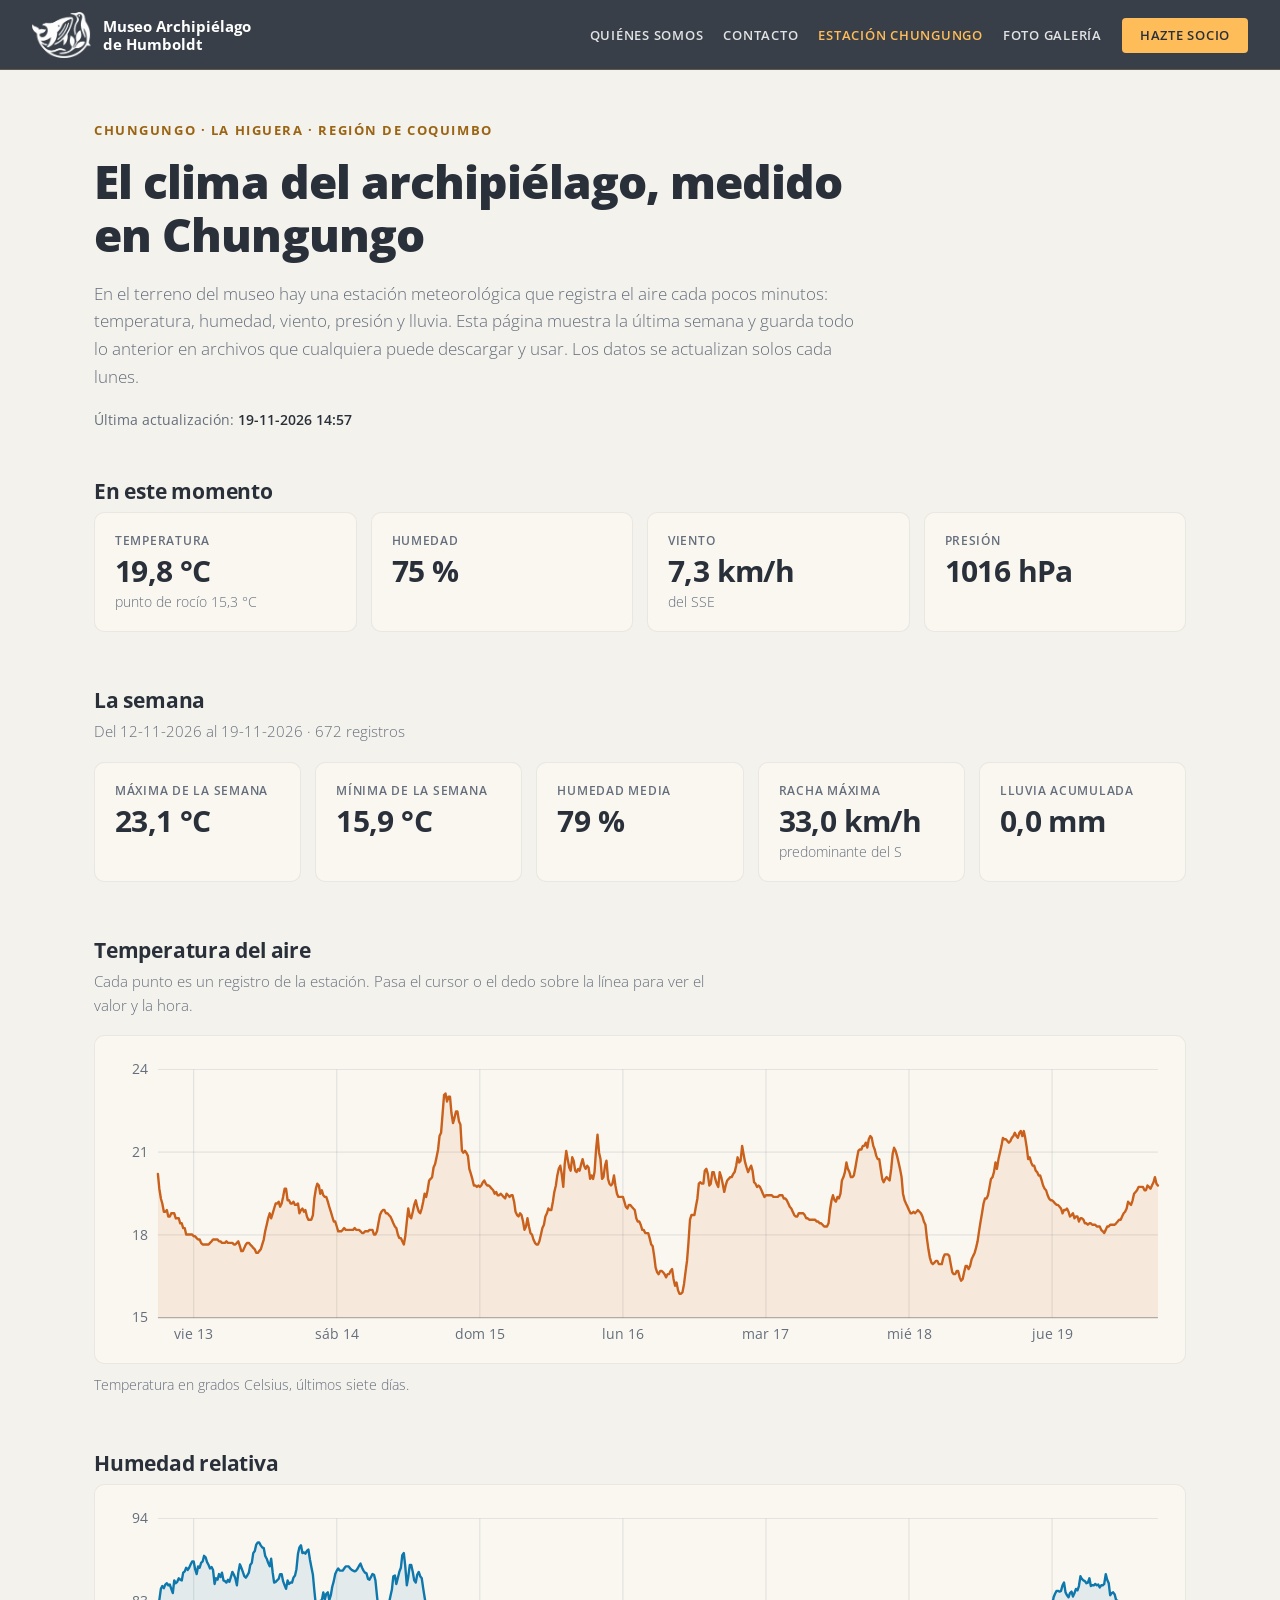
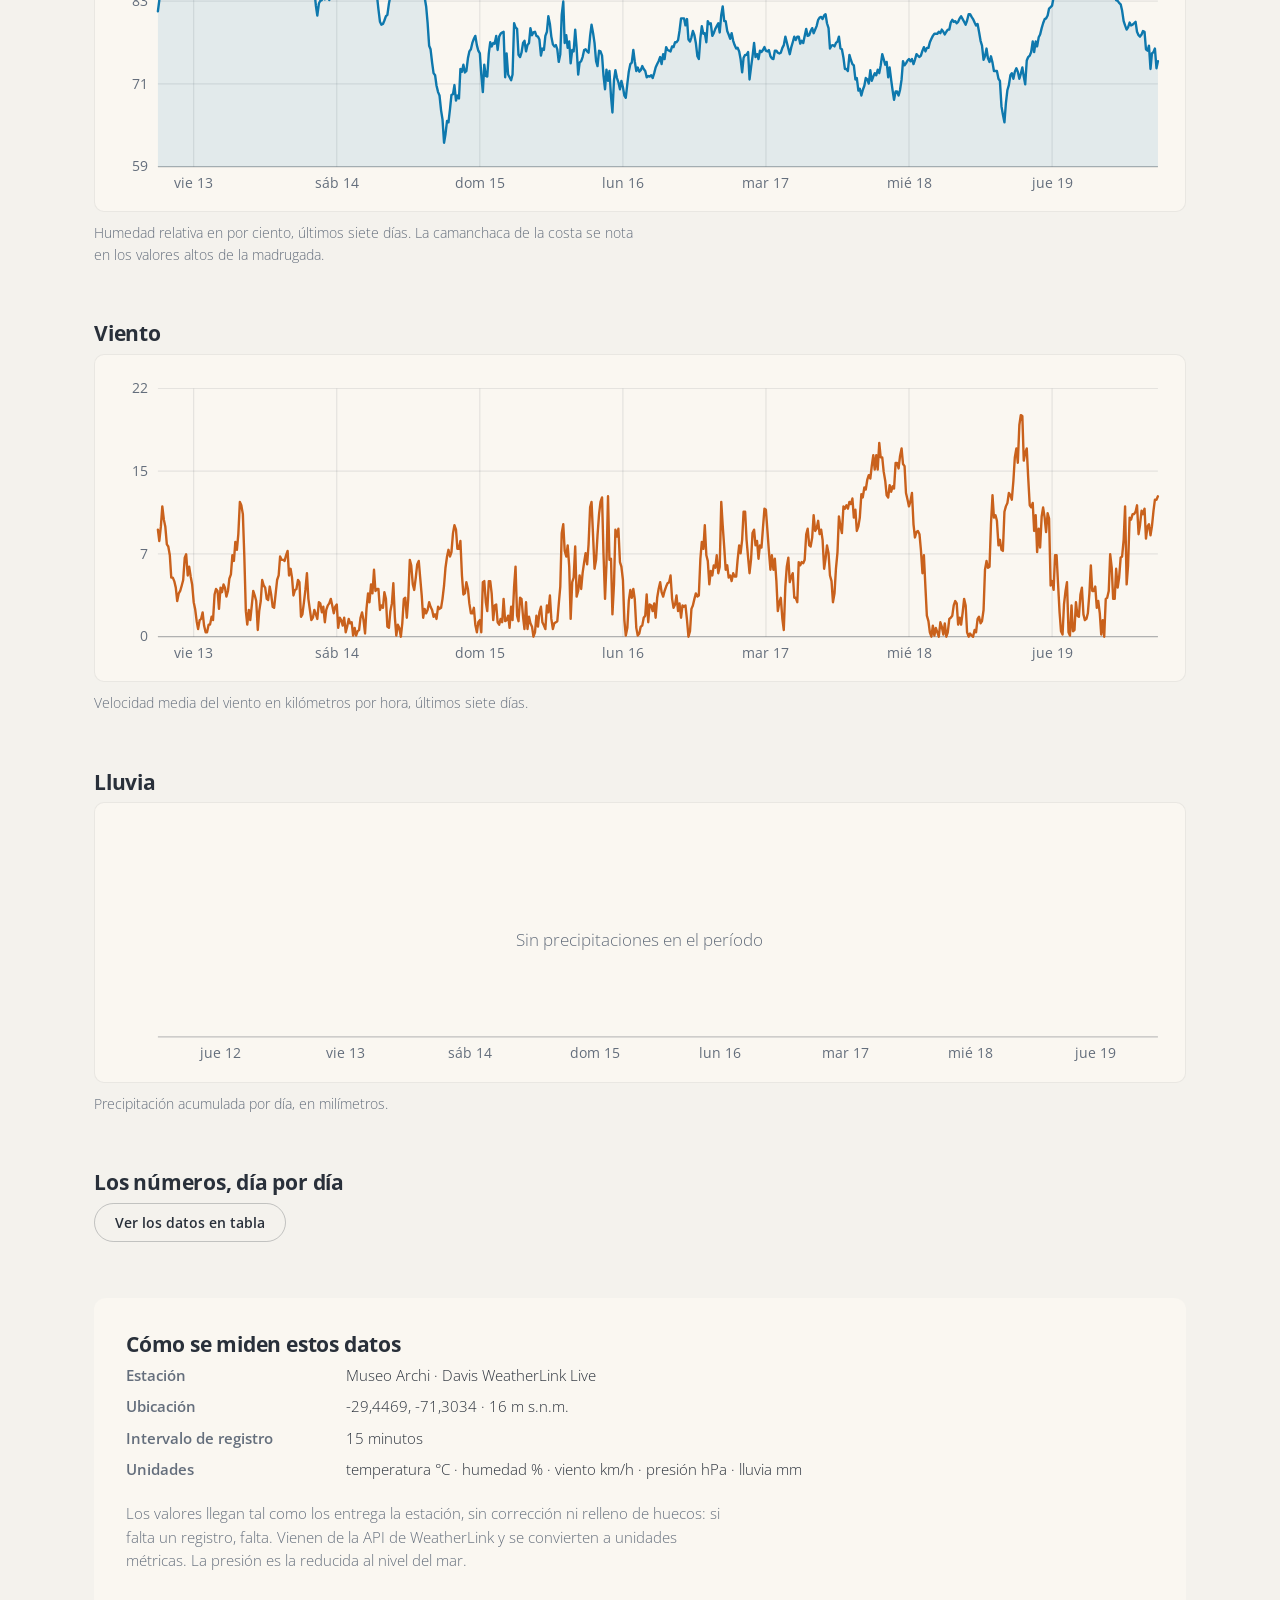
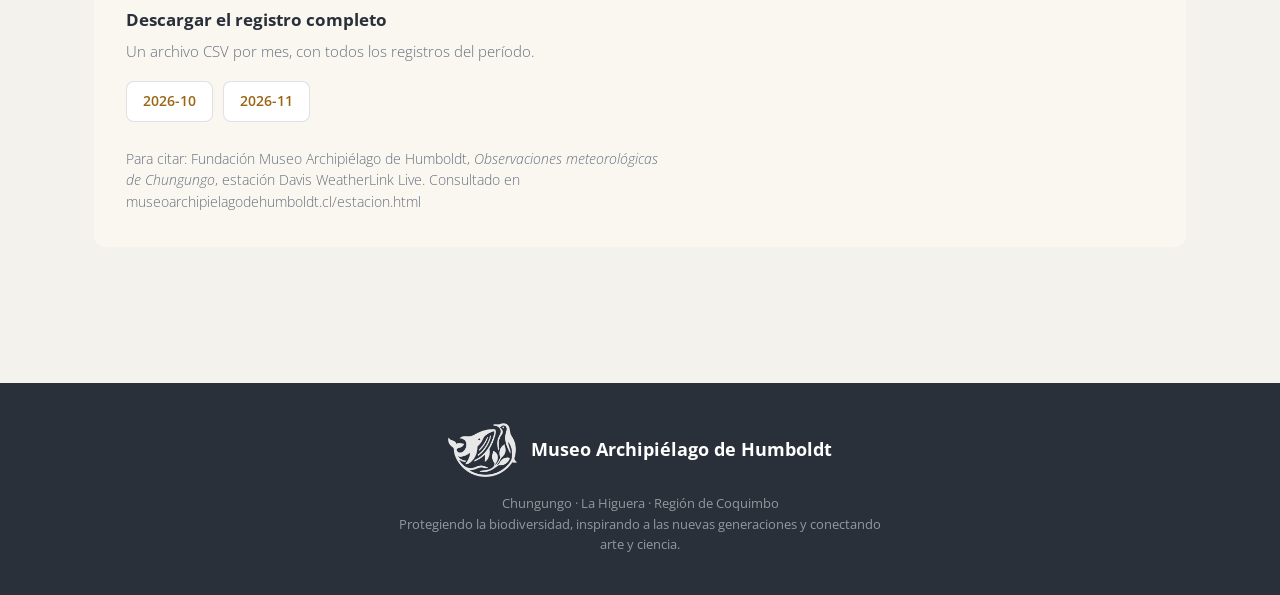
<file: estacion.html>
<!doctype html>
<html lang="es">
<head>
  <meta charset="utf-8" />
  <meta name="viewport" content="width=device-width,initial-scale=1" />
  <title>Estación meteorológica — Museo Archipiélago de Humboldt</title>
  <meta name="theme-color" content="#29303A">
  <link rel="canonical" href="https://museoarchipielagodehumboldt.cl/estacion.html">
  <link rel="preconnect" href="https://fonts.googleapis.com">
  <link rel="preconnect" href="https://fonts.gstatic.com" crossorigin>
  <link href="https://fonts.googleapis.com/css2?family=Open+Sans:ital,wght@0,300;0,400;0,600;0,700;0,800;1,400;1,700&display=swap" rel="stylesheet">
  <link rel="stylesheet" href="css/styles.css">
  <link rel="icon" href="/favicon.ico" sizes="any">
  <link rel="icon" type="image/png" href="/images/logo-favicon.png">
  <meta name="description"
  content="Datos meteorológicos de Chungungo, La Higuera: temperatura, humedad, viento y lluvia medidos por la estación del Museo Archipiélago de Humboldt. Registro abierto y descargable.">

  <!-- Open Graph -->
  <meta property="og:title" content="Estación meteorológica · Museo Archipiélago de Humboldt">
  <meta property="og:description" content="Temperatura, humedad, viento y lluvia en Chungungo, actualizados cada semana. Datos abiertos y descargables.">
  <meta property="og:image" content="https://museoarchipielagodehumboldt.cl/images/costa-oleaje.webp">
  <meta property="og:url" content="https://museoarchipielagodehumboldt.cl/estacion.html">
  <meta property="og:type" content="website">
  <meta property="og:locale" content="es_CL">
  <meta property="og:site_name" content="Museo Archipiélago de Humboldt">

  <!-- Datos estructurados: conjunto de datos -->
  <script type="application/ld+json">
  {
    "@context": "https://schema.org",
    "@type": "Dataset",
    "name": "Observaciones meteorológicas de Chungungo, La Higuera",
    "description": "Serie continua de temperatura, humedad, punto de rocío, viento, presión atmosférica y precipitación registrada por la estación Davis WeatherLink Live del Museo Archipiélago de Humboldt.",
    "url": "https://museoarchipielagodehumboldt.cl/estacion.html",
    "temporalCoverage": "2026-11/..",
    "spatialCoverage": {
      "@type": "Place",
      "name": "Chungungo, La Higuera, Región de Coquimbo, Chile",
      "geo": {
        "@type": "GeoCoordinates",
        "latitude": -29.4509444,
        "longitude": -71.2998889
      }
    },
    "variableMeasured": [
      "temperatura del aire", "humedad relativa", "punto de rocío",
      "velocidad y dirección del viento", "presión atmosférica", "precipitación"
    ],
    "creator": {
      "@type": "Organization",
      "name": "Fundación Museo Archipiélago de Humboldt",
      "url": "https://museoarchipielagodehumboldt.cl/"
    },
    "encodingFormat": "text/csv",
    "isAccessibleForFree": true
  }
  </script>
</head>
<body>

  <!-- NAV -->
  <nav>
    <a href="index.html" class="nav-logo">
      <img src="images/logo-blanco.webp" alt="Logo Museo Archipiélago de Humboldt" width="512" height="402" />
      <span class="nav-brand">Museo Archipiélago<br>de Humboldt</span>
    </a>
    <button class="nav-toggle" aria-label="Abrir menú de navegación" aria-expanded="false" aria-controls="nav-links">
      <span></span><span></span><span></span>
    </button>
    <ul class="nav-links" id="nav-links">
      <li><a href="index.html#quienes-somos">Quiénes somos</a></li>
      <li><a href="index.html#visita">Contacto</a></li>
      <li><a href="estacion.html" aria-current="page" class="es-activo">Estación Chungungo</a></li>
      <li><a href="galeria.html">Foto galería</a></li>
      <li class="nav-donate-item"><a href="https://fundacionmuseo.donando.cl/" target="_blank" rel="noopener noreferrer" class="nav-donate">Hazte socio</a></li>
    </ul>
  </nav>

  <main class="est-main">

    <header class="est-encabezado">
      <p class="est-eyebrow">Chungungo · La Higuera · Región de Coquimbo</p>
      <h1>El clima del archipiélago, medido en Chungungo</h1>
      <p class="est-intro">
        En el terreno del museo hay una estación meteorológica que registra el aire
        cada pocos minutos: temperatura, humedad, viento, presión y lluvia. Esta
        página muestra la última semana y guarda todo lo anterior en archivos que
        cualquiera puede descargar y usar. Los datos se actualizan solos cada lunes.
      </p>
      <p class="est-sello">Última actualización: <strong id="est-actualizado">—</strong></p>
    </header>

    <p id="est-aviso" class="est-aviso" hidden></p>

    <!-- AHORA -->
    <section class="est-bloque">
      <h2>En este momento</h2>
      <div class="est-tarjetas" id="est-ahora"></div>
    </section>

    <!-- SEMANA -->
    <section class="est-bloque">
      <h2>La semana</h2>
      <p class="est-periodo" id="est-periodo"></p>
      <div class="est-tarjetas" id="est-semana"></div>
    </section>

    <!-- GRÁFICOS -->
    <section class="est-bloque">
      <h2>Temperatura del aire</h2>
      <p class="est-ayuda">Cada punto es un registro de la estación. Pasa el cursor o el dedo sobre la línea para ver el valor y la hora.</p>
      <figure class="est-figura"><div class="est-grafico" id="est-g-temp"></div>
        <figcaption>Temperatura en grados Celsius, últimos siete días.</figcaption></figure>
    </section>

    <section class="est-bloque">
      <h2>Humedad relativa</h2>
      <figure class="est-figura"><div class="est-grafico" id="est-g-hum"></div>
        <figcaption>Humedad relativa en por ciento, últimos siete días. La camanchaca de la costa se nota en los valores altos de la madrugada.</figcaption></figure>
    </section>

    <section class="est-bloque">
      <h2>Viento</h2>
      <figure class="est-figura"><div class="est-grafico" id="est-g-viento"></div>
        <figcaption>Velocidad media del viento en kilómetros por hora, últimos siete días.</figcaption></figure>
    </section>

    <section class="est-bloque">
      <h2>Lluvia</h2>
      <figure class="est-figura"><div class="est-grafico" id="est-g-lluvia"></div>
        <figcaption>Precipitación acumulada por día, en milímetros.</figcaption></figure>
    </section>

    <!-- TABLA -->
    <section class="est-bloque">
      <h2>Los números, día por día</h2>
      <button type="button" id="est-ver-tabla" class="est-boton" aria-expanded="false"
              aria-controls="est-tabla-envoltura">Ver los datos en tabla</button>
      <div id="est-tabla-envoltura" class="est-tabla-envoltura" hidden>
        <table class="est-tabla">
          <caption>Resumen diario de la última semana</caption>
          <thead>
            <tr>
              <th scope="col">Fecha</th>
              <th scope="col">Mín. (°C)</th>
              <th scope="col">Máx. (°C)</th>
              <th scope="col">Media (°C)</th>
              <th scope="col">Humedad (%)</th>
              <th scope="col">Viento máx. (km/h)</th>
              <th scope="col">Lluvia (mm)</th>
            </tr>
          </thead>
          <tbody id="est-tabla-cuerpo"></tbody>
        </table>
      </div>
    </section>

    <!-- FICHA Y DESCARGAS -->
    <section class="est-bloque est-bloque--ficha">
      <h2>Cómo se miden estos datos</h2>
      <div class="est-ficha" id="est-ficha"></div>
      <p class="est-ayuda">
        Los valores llegan tal como los entrega la estación, sin corrección ni
        relleno de huecos: si falta un registro, falta. Vienen de la API de
        WeatherLink y se convierten a unidades métricas. La presión es la
        reducida al nivel del mar.
      </p>

      <h3 class="est-sub">Descargar el registro completo</h3>
      <p class="est-ayuda">Un archivo CSV por mes, con todos los registros del período.</p>
      <div id="est-descargas"></div>
      <p class="est-cita">
        Para citar: Fundación Museo Archipiélago de Humboldt, <em>Observaciones
        meteorológicas de Chungungo</em>, estación Davis WeatherLink Live.
        Consultado en museoarchipielagodehumboldt.cl/estacion.html
      </p>
    </section>

  </main>

  <!-- FOOTER -->
  <footer>
    <div class="footer-logo">
      <img src="images/logo-blanco.webp" alt="Logo" width="512" height="402" loading="lazy" />
      <span class="footer-brand">Museo Archipiélago de Humboldt</span>
    </div>
    <p>Chungungo · La Higuera · Región de Coquimbo<br>Protegiendo la biodiversidad, inspirando a las nuevas generaciones y conectando arte y ciencia.</p>
  </footer>

  <script src="js/main.js"></script>
  <script src="js/estacion.js"></script>
</body>
</html>
</file>
<file: css/styles.css>
:root {
  /* Paleta institucional (ficha técnica de marca)
     --deep    #29303A  azul grafito: fondos oscuros, barra, pie
     --amarillo #FFBD59 acento principal: botones, destacados
     --naranja #F58235  acento secundario
     --verde   #A5C886  acento de apoyo                       */
  --deep: #29303A;
  --ocean: #29303A;
  --ocean-light: #3C4757;
  --seafoam: #FFBD59;          /* acento principal (amarillo) */
  --naranja: #F58235;
  --verde: #A5C886;
  --accent-ink: #9A6413;       /* amarillo oscurecido, legible sobre fondo claro */
  --sand: #FAF7F1;
  --bg: #F4F2ED;
  --text: #29303A;
  --muted: #646E7C;
  --white: #ffffff;
  --maxw: 1140px;
}

* { box-sizing: border-box; margin: 0; padding: 0; }

html { scroll-behavior: smooth; }

body {
  font-family: 'Open Sans', sans-serif;
  background: var(--bg);
  color: var(--text);
  line-height: 1.6;
}

/* ===== NAV ===== */
nav {
  position: fixed;
  top: 0; left: 0; right: 0;
  z-index: 100;
  background: rgba(41,48,58,0.92);
  backdrop-filter: blur(12px);
  -webkit-backdrop-filter: blur(12px);
  padding: 0 32px;
  display: flex;
  align-items: center;
  justify-content: space-between;
  height: 70px;
  border-bottom: 1px solid rgba(255,189,89,0.2);
}

.nav-logo {
  display: flex;
  align-items: center;
  gap: 12px;
  text-decoration: none;
}

.nav-logo img {
  height: 46px;
  width: auto;
  display: block;
}

.nav-brand {
  color: var(--white);
  font-family: 'Open Sans', sans-serif;
  font-size: 15px;
  font-weight: 700;
  line-height: 1.2;
  max-width: 200px;
}

.nav-links {
  display: flex;
  align-items: center;
  gap: 20px;
  list-style: none;
}

.nav-links a {
  color: rgba(255,255,255,0.85);
  text-decoration: none;
  white-space: nowrap;
  font-size: 12.5px;
  font-weight: 600;
  letter-spacing: 0.06em;
  text-transform: uppercase;
  transition: color 0.2s;
}

.nav-links a:hover { color: var(--seafoam); }

.nav-links a.nav-donate {
  background: var(--seafoam);
  color: var(--deep);
  padding: 9px 18px;
  border-radius: 4px;
  transition: background 0.2s, transform 0.2s;
}

.nav-links a.nav-donate:hover {
  background: #FFCE80;
  color: var(--deep);
  transform: translateY(-1px);
}

/* Hamburger toggle (hidden on desktop) */
.nav-toggle {
  display: none;
  flex-direction: column;
  justify-content: center;
  gap: 5px;
  width: 40px;
  height: 40px;
  padding: 8px;
  background: none;
  border: none;
  cursor: pointer;
}

.nav-toggle span {
  display: block;
  width: 100%;
  height: 2px;
  background: var(--white);
  border-radius: 2px;
  transition: transform 0.25s, opacity 0.25s;
}

.nav-toggle.open span:nth-child(1) { transform: translateY(7px) rotate(45deg); }
.nav-toggle.open span:nth-child(2) { opacity: 0; }
.nav-toggle.open span:nth-child(3) { transform: translateY(-7px) rotate(-45deg); }

/* ===== HERO ===== */
.hero {
  min-height: 100vh;
  background-image: url('../images/portada-islote.webp');
  background-size: cover;
  background-position: center center;
  position: relative;
  display: flex;
  align-items: flex-end;
  padding-bottom: 80px;
}

.hero::before {
  content: '';
  position: absolute;
  inset: 0;
  /* Dos capas: una lateral que oscurece el lado del texto y deja ver el mar
     a la derecha, y una inferior que asienta el pie de la portada. */
  background:
    linear-gradient(
      to right,
      rgba(41,48,58,0.80) 0%,
      rgba(41,48,58,0.62) 38%,
      rgba(41,48,58,0.12) 72%,
      rgba(41,48,58,0.05) 100%
    ),
    linear-gradient(
      to bottom,
      rgba(41,48,58,0.45) 0%,
      rgba(41,48,58,0.12) 35%,
      rgba(41,48,58,0.35) 78%,
      rgba(41,48,58,0.80) 100%
    );
}

.hero-content {
  position: relative;
  max-width: var(--maxw);
  margin: 0 auto;
  padding: 0 40px;
  width: 100%;
}

.hero-eyebrow {
  display: inline-flex;
  align-items: center;
  flex-wrap: wrap;
  gap: 8px;
  color: #FFBD59;
  font-size: 14px;
  font-weight: 700;
  letter-spacing: 0.12em;
  text-transform: uppercase;
  margin-bottom: 20px;
  text-shadow: 0 1px 3px rgba(41,48,58,0.7);
}

.hero-eyebrow::before {
  content: '';
  display: block;
  width: 32px;
  height: 1px;
  background: var(--seafoam);
}

.hero h1 {
  font-family: 'Open Sans', sans-serif;
  letter-spacing: -0.015em;
  font-size: clamp(30px, 3.6vw, 50px);
  font-weight: 800;
  color: var(--white);
  line-height: 1.14;
  max-width: 24ch;        /* reparte el titular en líneas parejas */
  text-wrap: balance;
  margin-bottom: 22px;
}

.hero h1 em {
  font-style: italic;
  color: var(--seafoam);
}

.hero-desc {
  font-size: 17px;
  color: rgba(255,255,255,0.85);
  max-width: 46ch;
  margin-bottom: 32px;
  font-weight: 300;
  text-wrap: pretty;
}

.hero-cta {
  display: inline-flex;
  align-items: center;
  gap: 10px;
  background: var(--seafoam);
  color: var(--deep);
  padding: 14px 28px;
  border-radius: 4px;
  text-decoration: none;
  font-weight: 700;
  font-size: 15px;
  letter-spacing: 0.03em;
  transition: background 0.2s, transform 0.2s;
}

.hero-cta:hover {
  background: #FFCE80;
  transform: translateY(-2px);
}

/* ===== SCROLL INDICATOR ===== */
.scroll-hint {
  position: absolute;
  bottom: 28px;
  left: 50%;
  transform: translateX(-50%);
  display: flex;
  flex-direction: column;
  align-items: center;
  gap: 6px;
  color: rgba(255,255,255,0.5);
  font-size: 11px;
  letter-spacing: 0.1em;
  text-transform: uppercase;
  animation: bounce 2s infinite;
}

.scroll-hint svg { opacity: 0.5; }

@keyframes bounce {
  0%, 100% { transform: translateX(-50%) translateY(0); }
  50% { transform: translateX(-50%) translateY(6px); }
}

/* ===== CONTAINER ===== */
.container {
  max-width: var(--maxw);
  margin: 0 auto;
  padding: 0 40px;
}

/* ===== SECTION ===== */
.section {
  padding: 80px 0;
}

.section-label {
  display: inline-flex;
  align-items: center;
  gap: 8px;
  color: var(--accent-ink);
  font-size: 11px;
  font-weight: 700;
  letter-spacing: 0.15em;
  text-transform: uppercase;
  margin-bottom: 14px;
}

.section-label::before {
  content: '';
  display: block;
  width: 24px;
  height: 2px;
  background: var(--seafoam);
}

h2 {
  font-family: 'Open Sans', sans-serif;
  font-size: clamp(28px, 3.5vw, 44px);
  font-weight: 800;
  letter-spacing: -0.015em;
  color: var(--ocean);
  margin-bottom: 20px;
  line-height: 1.15;
}

.section-intro {
  font-size: 18px;
  color: var(--muted);
  max-width: 640px;
  margin-bottom: 48px;
  font-weight: 300;
  line-height: 1.75;
}

/* ===== CARDS GRID ===== */
.cards {
  display: grid;
  grid-template-columns: repeat(auto-fit, minmax(280px, 1fr));
  gap: 24px;
}

.card {
  background: var(--white);
  border-radius: 8px;
  padding: 28px;
  box-shadow: 0 2px 16px rgba(41,48,58,0.07);
  border-left: 3px solid var(--seafoam);
  transition: transform 0.2s, box-shadow 0.2s;
}

.card:hover {
  transform: translateY(-4px);
  box-shadow: 0 8px 32px rgba(41,48,58,0.12);
}

.card-icon {
  font-size: 32px;
  margin-bottom: 12px;
}

.card h3 {
  font-family: 'Open Sans', sans-serif;
  font-size: 18px;
  color: var(--ocean);
  margin-bottom: 10px;
}

.card p {
  font-size: 15px;
  color: var(--muted);
  line-height: 1.65;
}

/* ===== ALT SECTION BG ===== */
.section-alt {
  background: var(--deep);
  color: var(--white);
}

.section-alt h2 { color: var(--white); }
.section-alt .section-intro { color: rgba(255,255,255,0.7); }
.section-alt .section-label { color: var(--seafoam); }

.section-alt .card {
  background: rgba(255,255,255,0.05);
  border-color: rgba(255,189,89,0.5);
}

.section-alt .card h3 { color: var(--seafoam); }
.section-alt .card p { color: rgba(255,255,255,0.7); }

/* ===== VIDEO EMBED ===== */
.video-wrap {
  width: 100%;
  max-width: 860px;
  margin: 0 auto;
  border-radius: 10px;
  overflow: hidden;
  box-shadow: 0 8px 32px rgba(41,48,58,0.15);
}

.video-wrap video {
  display: block;
  width: 100%;
  height: auto;
  aspect-ratio: 16 / 9;
  background: var(--deep);
}

/* ===== PANORAMA IMAGE ===== */
.panorama-wrap {
  width: 100%;
  height: 360px;
  overflow: hidden;
  border-radius: 10px;
  margin: 48px 0;
}

.panorama-wrap img {
  width: 100%;
  height: 100%;
  object-fit: cover;
  object-position: center;
}

/* ===== IMPACT SPLIT ===== */
.impact-grid {
  display: grid;
  grid-template-columns: 1fr 1fr 1fr;
  gap: 1px;
  background: rgba(41,48,58,0.1);
  border-radius: 10px;
  overflow: hidden;
}

.impact-item {
  background: var(--white);
  padding: 40px 32px;
  text-align: center;
}

.impact-label {
  font-size: 14px;
  font-weight: 600;
  color: var(--ocean);
  letter-spacing: 0.05em;
  text-transform: uppercase;
}

.impact-desc {
  font-size: 13px;
  color: var(--muted);
  margin-top: 8px;
}

/* ===== ACTIVITIES ===== */
.activities-list {
  list-style: none;
  display: grid;
  grid-template-columns: repeat(auto-fit, minmax(300px, 1fr));
  gap: 16px;
}

.activities-list li {
  display: flex;
  align-items: flex-start;
  gap: 16px;
  background: var(--white);
  border-radius: 8px;
  padding: 20px 24px;
  box-shadow: 0 2px 12px rgba(41,48,58,0.06);
  transition: transform 0.2s;
}

.activities-list li:hover { transform: translateX(4px); }

.act-num {
  flex-shrink: 0;
  width: 36px;
  height: 36px;
  background: var(--ocean);
  color: var(--white);
  border-radius: 50%;
  display: flex;
  align-items: center;
  justify-content: center;
  font-size: 14px;
  font-weight: 700;
}

.act-text strong {
  display: block;
  font-size: 15px;
  color: var(--ocean);
  margin-bottom: 4px;
}

.act-text span {
  font-size: 13px;
  color: var(--muted);
}

/* ===== GALLERY ===== */
/* Grilla pareja: con fotos verticales y horizontales mezcladas, el
   maquetado en columnas dejaba columnas vacías y tarjetas larguísimas.
   Cada tarjeta ocupa el mismo recuadro y la foto se recorta al centro. */
.gallery-grid {
  display: grid;
  grid-template-columns: repeat(3, 1fr);
  gap: 16px;
}

.gallery-item {
  border-radius: 8px;
  overflow: hidden;
  cursor: pointer;
  position: relative;
  aspect-ratio: 4 / 3;
}

.gallery-item img {
  width: 100%;
  height: 100%;
  object-fit: cover;
  display: block;
  transition: transform 0.4s ease;
}

.gallery-item:hover img {
  transform: scale(1.04);
}

.gallery-overlay {
  position: absolute;
  inset: 0;
  background: linear-gradient(to top, rgba(41,48,58,0.8) 0%, transparent 50%);
  opacity: 0;
  transition: opacity 0.3s;
  display: flex;
  align-items: flex-end;
  padding: 16px;
}

.gallery-item:hover .gallery-overlay {
  opacity: 1;
}

.gallery-caption {
  color: var(--white);
  font-size: 13px;
  font-weight: 600;
  line-height: 1.3;
}

/* ===== LIGHTBOX ===== */
.lightbox {
  position: fixed;
  inset: 0;
  z-index: 1000;
  background: rgba(41,48,58,0.97);
  display: flex;
  align-items: center;
  justify-content: center;
  opacity: 0;
  pointer-events: none;
  transition: opacity 0.3s;
}

.lightbox.active {
  opacity: 1;
  pointer-events: all;
}

.lightbox img {
  max-width: 92vw;
  max-height: 90vh;
  object-fit: contain;
  border-radius: 4px;
}

.lightbox-close {
  position: absolute;
  top: 20px; right: 28px;
  color: rgba(255,255,255,0.7);
  font-size: 32px;
  cursor: pointer;
  background: none;
  border: none;
  line-height: 1;
  transition: color 0.2s;
}

.lightbox-close:hover { color: var(--white); }

/* ===== VISIT ===== */
.support-banner {
  display: flex;
  align-items: center;
  justify-content: space-between;
  gap: 24px;
  background: var(--ocean);
  border-radius: 10px;
  padding: 32px 36px;
  margin-bottom: 32px;
  box-shadow: 0 4px 24px rgba(41,48,58,0.16);
}

.support-text h3 {
  font-family: 'Open Sans', sans-serif;
  font-size: 20px;
  color: var(--white);
  margin-bottom: 8px;
}

.support-text p {
  color: rgba(255,255,255,0.82);
  font-size: 15px;
  max-width: 480px;
}

.support-cta {
  display: inline-flex;
  align-items: center;
  gap: 10px;
  background: var(--seafoam);
  color: var(--deep);
  padding: 14px 26px;
  border-radius: 4px;
  text-decoration: none;
  font-weight: 700;
  font-size: 15px;
  letter-spacing: 0.03em;
  white-space: nowrap;
  transition: background 0.2s, transform 0.2s;
}

.support-cta:hover {
  background: #FFCE80;
  transform: translateY(-2px);
}

.visit-grid {
  display: grid;
  grid-template-columns: 1fr 1fr;
  gap: 32px;
}

.visit-card {
  background: var(--white);
  border-radius: 10px;
  padding: 36px;
  box-shadow: 0 4px 24px rgba(41,48,58,0.08);
}

.visit-card h3 {
  font-family: 'Open Sans', sans-serif;
  font-size: 20px;
  color: var(--ocean);
  margin-bottom: 16px;
}

.visit-card p, .visit-card address {
  font-style: normal;
  font-size: 15px;
  color: var(--muted);
  line-height: 1.7;
}

.contact-link {
  display: inline-flex;
  align-items: center;
  gap: 6px;
  color: var(--accent-ink);
  text-decoration: none;
  font-weight: 700;
  font-size: 15px;
  margin-top: 8px;
  transition: color 0.2s;
}

.contact-link:hover { color: var(--naranja); }

.map-wrap {
  margin-top: 20px;
  border-radius: 10px;
  overflow: hidden;
  box-shadow: 0 2px 12px rgba(41,48,58,0.12);
}

.map-wrap iframe {
  display: block;
  width: 100%;
  aspect-ratio: 4 / 3;
  border: 0;
}

/* ===== FOOTER ===== */
footer {
  background: var(--deep);
  color: rgba(255,255,255,0.5);
  padding: 40px;
  text-align: center;
}

footer .footer-logo {
  display: flex;
  align-items: center;
  justify-content: center;
  gap: 14px;
  margin-bottom: 16px;
}

footer img {
  height: 54px;
  width: auto;
  opacity: 0.9;
}

footer .footer-brand {
  font-family: 'Open Sans', sans-serif;
  color: var(--white);
  font-size: 18px;
  font-weight: 700;
}

footer p {
  font-size: 13px;
  max-width: 500px;
  margin: 0 auto;
}

/* ===== DIVIDER ===== */
.wave-divider {
  height: 60px;
  background: linear-gradient(to bottom right, var(--deep) 49%, #F4F2ED 50%);
}

/* ===== IMPACT ICON ===== */
.impact-icon {
  font-size: 36px;
  margin-bottom: 12px;
}

/* ===== SECTION BG OVERRIDES ===== */
.section--light {
  background: #EAE7E0;
  padding-top: 60px;
  padding-bottom: 60px;
}

.section--visit {
  background: #EAE7E0;
  padding-top: 60px;
  padding-bottom: 80px;
}

@media (max-width: 768px) {
  .nav-toggle { display: flex; }
  nav .nav-links {
    position: fixed;
    top: 70px;
    left: 0;
    right: 0;
    flex-direction: column;
    gap: 0;
    background: rgba(41,48,58,0.98);
    -webkit-backdrop-filter: blur(12px);
    backdrop-filter: blur(12px);
    border-bottom: 1px solid rgba(255,189,89,0.2);
    padding: 8px 0;
    transform: translateY(-120%);
    transition: transform 0.3s ease;
    max-height: calc(100vh - 70px);
    overflow-y: auto;
  }
  nav .nav-links.open { transform: translateY(0); }
  .nav-links li { width: 100%; }
  .nav-links a {
    display: block;
    padding: 14px 32px;
    font-size: 14px;
  }
  .nav-links li.nav-donate-item {
    display: flex;
    justify-content: center;
    padding: 12px 32px 16px;
  }
  .nav-links a.nav-donate {
    display: inline-flex;
    align-items: center;
    padding: 10px 24px;
  }
  .gallery-grid { grid-template-columns: repeat(2, 1fr); }
  .visit-grid { grid-template-columns: 1fr; }
  .impact-grid { grid-template-columns: 1fr; }
  .hero { padding-bottom: 60px; }
  .support-banner {
    flex-direction: column;
    align-items: flex-start;
    padding: 28px;
  }
  .support-cta { width: 100%; justify-content: center; }
}

@media (max-width: 768px) {
  .hero::before {
    background: linear-gradient(
      to bottom,
      rgba(41,48,58,0.55) 0%,
      rgba(41,48,58,0.42) 30%,
      rgba(41,48,58,0.70) 70%,
      rgba(41,48,58,0.92) 100%
    );
  }
}

@media (max-width: 480px) {
  .gallery-grid { grid-template-columns: 1fr; }
  .container { padding: 0 20px; }
  .hero-content { padding: 0 24px; }
  .hero-eyebrow {
    font-size: 12.5px;
    letter-spacing: 0.08em;
  }
  .hero-eyebrow::before { display: none; }
}

@media (prefers-reduced-motion: reduce) {
  html { scroll-behavior: auto; }
  *, *::before, *::after {
    animation-duration: 0.01ms !important;
    animation-iteration-count: 1 !important;
    transition-duration: 0.01ms !important;
  }
}


/* ===== APARICIÓN AL HACER SCROLL =====
   Los elementos con .reveal entran con un desplazamiento corto cuando
   asoman en pantalla. main.js les pone .is-visible vía IntersectionObserver.
   Si el sistema pide menos movimiento, el bloque final de este archivo
   neutraliza la transición y todo queda visible de entrada. */
.reveal {
  opacity: 0;
  transform: translateY(18px);
  transition: opacity 0.6s ease, transform 0.6s cubic-bezier(0.22, 0.61, 0.36, 1);
}

.reveal.is-visible {
  opacity: 1;
  transform: none;
}

/* Escalonado dentro de una misma fila de tarjetas */
.reveal-delay-1 { transition-delay: 0.08s; }
.reveal-delay-2 { transition-delay: 0.16s; }

/* La portada entra sola al cargar, sin esperar scroll */
.hero-content > * {
  animation: hero-in 0.8s cubic-bezier(0.22, 0.61, 0.36, 1) both;
}
.hero-eyebrow { animation-delay: 0.05s; }
.hero h1      { animation-delay: 0.15s; }
.hero-desc    { animation-delay: 0.28s; }
.hero-cta     { animation-delay: 0.40s; }

@keyframes hero-in {
  from { opacity: 0; transform: translateY(16px); }
  to   { opacity: 1; transform: none; }
}

@media (prefers-reduced-motion: reduce) {
  .reveal { opacity: 1; transform: none; }
  .hero-content > * { animation: none; }
}

/* ===== FRANJA DE DONACIÓN (bajo la portada) ===== */
.donate-strip {
  background: var(--seafoam);
  color: var(--deep);
}

.donate-strip-inner {
  display: flex;
  align-items: center;
  justify-content: space-between;
  gap: 24px;
  padding-top: 20px;
  padding-bottom: 20px;
}

.donate-strip-text {
  font-size: 15.5px;
  line-height: 1.5;
  max-width: 70ch;
}

.donate-strip-text strong { font-weight: 700; }

.donate-strip-cta {
  display: inline-flex;
  align-items: center;
  gap: 9px;
  flex-shrink: 0;
  background: var(--deep);
  color: var(--white);
  padding: 12px 24px;
  border-radius: 4px;
  text-decoration: none;
  font-weight: 700;
  font-size: 15px;
  white-space: nowrap;
  transition: background 0.2s, transform 0.2s;
}

.donate-strip-cta:hover {
  background: #3C4757;
  transform: translateY(-1px);
}

/* ===== BOTONES DE LA PORTADA ===== */
.hero-actions {
  display: flex;
  flex-wrap: wrap;
  gap: 12px;
  align-items: center;
}

.hero-cta--ghost {
  background: transparent;
  color: var(--white);
  border: 1px solid rgba(255,255,255,0.45);
}

.hero-cta--ghost:hover {
  background: rgba(255,255,255,0.12);
  color: var(--white);
}

/* ===== SECCIONES PLEGABLES ===== */
.section-h2 { margin-bottom: 0; }

.section-toggle {
  display: flex;
  align-items: center;
  justify-content: space-between;
  gap: 16px;
  width: 100%;
  padding: 10px 0 16px;
  background: none;
  border: none;
  border-bottom: 1px solid rgba(41,48,58,0.14);
  cursor: pointer;
  text-align: left;
  color: inherit;
  font: inherit;
  font-family: 'Open Sans', sans-serif;
  font-size: clamp(22px, 2.6vw, 34px);
  font-weight: 800;
  letter-spacing: -0.015em;
  line-height: 1.2;
  color: var(--ocean);
  transition: color 0.2s;
}

.section-toggle:hover { color: var(--accent-ink); }

.section-toggle:focus-visible {
  outline: 2px solid var(--seafoam);
  outline-offset: 3px;
}

.section-chevron {
  flex-shrink: 0;
  color: var(--accent-ink);
  transition: transform 0.3s ease;
}

.section-toggle[aria-expanded="true"] .section-chevron { transform: rotate(180deg); }

/* El despliegue usa grid-template-rows para animar sin alto fijo */
.section-body {
  display: grid;
  grid-template-rows: 0fr;
  transition: grid-template-rows 0.35s ease;
}

.section-body.is-open { grid-template-rows: 1fr; }

.section-body-inner {
  overflow: hidden;
  min-height: 0;
  padding-top: 0;
}

.section-body.is-open > .section-body-inner { padding-top: 28px; }

/* En las secciones oscuras el título y la línea cambian de color */
.section-alt .section-toggle {
  color: var(--white);
  border-bottom-color: rgba(255,255,255,0.18);
}

.section-alt .section-toggle:hover { color: var(--seafoam); }
.section-alt .section-chevron { color: var(--seafoam); }

/* Los íconos de tarjeta pasan de emoji a trazo fino */
.card-icon svg, .impact-icon svg {
  width: 30px;
  height: 30px;
  color: var(--accent-ink);
}

.section-alt .card-icon svg { color: var(--seafoam); }

@media (max-width: 768px) {
  .donate-strip-inner {
    flex-direction: column;
    align-items: flex-start;
    gap: 14px;
  }
  .donate-strip-cta { width: 100%; justify-content: center; }
  .hero-actions { gap: 10px; }
  .hero-actions .hero-cta { width: 100%; justify-content: center; }
}

/* Una sección cerrada no necesita el mismo aire que una abierta */
.section:has(.section-body:not(.is-open)) {
  padding-top: 34px;
  padding-bottom: 34px;
}

/* ===== SECCIONES OSCURAS: elementos que antes solo existían en claro ===== */
.section-alt .activities-list li {
  background: rgba(255,255,255,0.05);
  box-shadow: none;
  border: 1px solid rgba(255,255,255,0.08);
}

.section-alt .act-num {
  background: var(--seafoam);
  color: var(--deep);
}

.section-alt .act-text strong { color: var(--white); }
.section-alt .act-text span { color: rgba(255,255,255,0.68); }

.section-alt .impact-grid { background: rgba(255,255,255,0.09); }

.section-alt .impact-item { background: var(--deep); }
.section-alt .impact-label { color: var(--white); }
.section-alt .impact-desc { color: rgba(255,255,255,0.68); }
.section-alt .impact-icon svg { color: var(--seafoam); }

.section-alt .gallery-item { border: 1px solid rgba(255,255,255,0.08); }

/* El video sobre fondo oscuro no necesita la sombra clara */
.section-alt .video-wrap { box-shadow: 0 8px 32px rgba(0,0,0,0.35); }

/* Separación entre dos secciones oscuras seguidas: una línea tenue
   en vez del corte duro que deja el mismo color de fondo */
.section-alt + .section-alt { border-top: 1px solid rgba(255,255,255,0.07); }

/* El divisor de ola iba de oscuro a claro; entre oscuras, sobra */
.section-alt + .wave-divider { display: none; }

/* ===== VIDEO VERTICAL ===== */
.video-vertical {
  max-width: 340px;
  margin: 28px auto 0;
}

.video-vertical video {
  display: block;
  width: 100%;
  height: auto;
  aspect-ratio: 9 / 16;
  background: #000;
  border-radius: 10px;
  box-shadow: 0 8px 32px rgba(0,0,0,0.35);
}

.video-pie {
  margin-top: 10px;
  text-align: center;
  font-size: 13px;
  color: rgba(255,255,255,0.6);
}

/* ===== CARRUSEL DE LA GALERÍA ===== */
.carousel {
  position: relative;
  display: flex;
  align-items: center;
  gap: 10px;
}

/* La pista se desplaza en horizontal con anclaje; cada foto es una
   diapositiva. Sin JS sigue funcionando: se arrastra con el dedo. */
.carousel .gallery-grid {
  display: grid;
  grid-auto-flow: column;
  grid-auto-columns: calc((100% - 32px) / 3);
  gap: 16px;
  overflow-x: auto;
  scroll-snap-type: x mandatory;
  scroll-behavior: smooth;
  padding-bottom: 6px;
  scrollbar-width: none;
}

.carousel .gallery-grid::-webkit-scrollbar { display: none; }

.carousel .gallery-item {
  scroll-snap-align: start;
  aspect-ratio: 4 / 3;
}

.carousel-nav {
  flex-shrink: 0;
  width: 42px;
  height: 42px;
  border-radius: 50%;
  border: 1px solid rgba(255,255,255,0.22);
  background: rgba(255,255,255,0.08);
  color: var(--white);
  display: flex;
  align-items: center;
  justify-content: center;
  cursor: pointer;
  transition: background 0.2s, opacity 0.2s, border-color 0.2s;
}

.carousel-nav:hover {
  background: var(--seafoam);
  border-color: var(--seafoam);
  color: var(--deep);
}

.carousel-nav:focus-visible {
  outline: 2px solid var(--seafoam);
  outline-offset: 3px;
}

.carousel-nav[disabled] {
  opacity: 0.3;
  cursor: default;
}

.carousel-nav[disabled]:hover {
  background: rgba(255,255,255,0.08);
  border-color: rgba(255,255,255,0.22);
  color: var(--white);
}

.carousel-hint {
  margin-top: 14px;
  font-size: 12.5px;
  letter-spacing: 0.03em;
  color: rgba(255,255,255,0.5);
}

@media (max-width: 768px) {
  .carousel .gallery-grid { grid-auto-columns: calc((100% - 16px) / 2); }
  .carousel-nav { display: none; }   /* en táctil se desliza con el dedo */
  .video-vertical { max-width: 280px; }
}

@media (max-width: 480px) {
  .carousel .gallery-grid { grid-auto-columns: 100%; }
}

/* ===== ESTACIÓN METEOROLÓGICA (estacion.html) =====
   Colores de las series: --serie-aire (naranja de marca oscurecido) y
   --serie-agua (azul mar). El par está validado para contraste sobre el
   fondo claro y para daltonismo; si se cambia uno, revisar el otro. */
:root {
  --serie-aire: #C9611C;
  --serie-agua: #0E78AD;
}

.est-main {
  max-width: var(--maxw);
  margin: 0 auto;
  padding: 120px 24px 80px;
}

.est-encabezado { max-width: 760px; margin-bottom: 48px; }
.est-eyebrow {
  color: var(--accent-ink);
  font-weight: 700;
  font-size: .82rem;
  letter-spacing: .12em;
  text-transform: uppercase;
  margin-bottom: 14px;
}
.est-encabezado h1 {
  font-size: clamp(1.9rem, 4.2vw, 2.9rem);
  font-weight: 800;
  letter-spacing: -.02em;
  line-height: 1.15;
  margin-bottom: 18px;
}
.est-intro { font-size: 1.08rem; color: var(--muted); font-weight: 300; }
.est-sello { margin-top: 18px; font-size: .9rem; color: var(--muted); }
.est-sello strong { color: var(--text); font-weight: 600; }

.est-aviso {
  background: var(--sand);
  border-left: 4px solid var(--seafoam);
  padding: 16px 20px;
  border-radius: 6px;
  color: var(--text);
  margin-bottom: 40px;
}

.est-bloque { margin-bottom: 56px; }
.est-bloque h2 {
  font-size: 1.32rem;
  font-weight: 700;
  letter-spacing: -.01em;
  margin-bottom: 8px;
}
.est-sub { font-size: 1.05rem; font-weight: 700; margin: 34px 0 6px; }
.est-ayuda, .est-periodo {
  color: var(--muted);
  font-size: .92rem;
  font-weight: 300;
  margin-bottom: 18px;
  max-width: 68ch;
}

/* Tarjetas de valores */
.est-tarjetas {
  display: grid;
  grid-template-columns: repeat(auto-fit, minmax(170px, 1fr));
  gap: 14px;
  margin-top: 6px;
}
.est-tarjeta {
  background: var(--sand);
  border: 1px solid rgba(41,48,58,.08);
  border-radius: 10px;
  padding: 18px 20px;
  display: flex;
  flex-direction: column;
  gap: 4px;
}
.est-tarjeta-et {
  font-size: .78rem;
  font-weight: 600;
  letter-spacing: .06em;
  text-transform: uppercase;
  color: var(--muted);
}
.est-tarjeta-val {
  font-size: 1.85rem;
  font-weight: 700;
  letter-spacing: -.02em;
  line-height: 1.1;
}
.est-tarjeta-det { font-size: .85rem; color: var(--muted); font-weight: 300; }

/* Gráficos */
.est-figura { margin: 0; }
.est-grafico {
  position: relative;
  background: var(--sand);
  border: 1px solid rgba(41,48,58,.08);
  border-radius: 10px;
  padding: 12px 8px 4px;
}
.est-svg { display: block; width: 100%; height: auto; font-family: 'Open Sans', sans-serif; }
.est-figura figcaption {
  font-size: .85rem;
  color: var(--muted);
  font-weight: 300;
  margin-top: 10px;
  max-width: 68ch;
}
.est-grid { stroke: rgba(41,48,58,.10); stroke-width: 1; }
.est-eje { stroke: rgba(41,48,58,.28); stroke-width: 1; }
.est-tick { fill: var(--muted); font-size: 12px; font-weight: 400; }
.est-valor { fill: var(--text); font-size: 12px; font-weight: 600; }
.est-nota-svg { fill: var(--muted); font-size: 14px; font-weight: 300; }
.est-vacio { color: var(--muted); font-weight: 300; padding: 28px 12px; }
.est-captura { cursor: crosshair; }

.est-globo {
  position: absolute;
  transform: translate(-50%, -100%);
  background: var(--deep);
  color: var(--white);
  padding: 7px 11px;
  border-radius: 7px;
  font-size: .82rem;
  line-height: 1.35;
  pointer-events: none;
  white-space: nowrap;
  box-shadow: 0 6px 18px rgba(41,48,58,.22);
  z-index: 5;
}
.est-globo strong { display: block; font-weight: 700; }
.est-globo span { color: rgba(255,255,255,.72); font-weight: 300; }

/* Tabla */
.est-boton {
  font-family: inherit;
  font-size: .9rem;
  font-weight: 600;
  color: var(--deep);
  background: transparent;
  border: 1.5px solid rgba(41,48,58,.25);
  border-radius: 999px;
  padding: 9px 20px;
  cursor: pointer;
  transition: border-color .2s, background .2s;
}
.est-boton:hover { border-color: var(--accent-ink); background: var(--sand); }
.est-tabla-envoltura { overflow-x: auto; margin-top: 20px; }
.est-tabla {
  width: 100%;
  border-collapse: collapse;
  font-size: .9rem;
  min-width: 620px;
}
.est-tabla caption {
  text-align: left;
  color: var(--muted);
  font-size: .85rem;
  font-weight: 300;
  padding-bottom: 10px;
}
.est-tabla th, .est-tabla td {
  padding: 9px 12px;
  text-align: right;
  border-bottom: 1px solid rgba(41,48,58,.1);
}
.est-tabla thead th {
  text-align: right;
  font-weight: 600;
  font-size: .8rem;
  color: var(--muted);
  text-transform: uppercase;
  letter-spacing: .04em;
}
.est-tabla tbody th { text-align: left; font-weight: 600; }

/* Ficha técnica y descargas */
.est-bloque--ficha {
  background: var(--sand);
  border-radius: 12px;
  padding: 34px 32px;
}
.est-ficha dl {
  display: grid;
  grid-template-columns: minmax(140px, 200px) 1fr;
  gap: 8px 20px;
  font-size: .92rem;
  margin-bottom: 20px;
}
.est-ficha dt { font-weight: 600; color: var(--muted); }
.est-ficha dd { font-weight: 300; }
.est-archivos { list-style: none; display: flex; flex-wrap: wrap; gap: 10px; }
.est-archivos a {
  display: inline-block;
  background: var(--white);
  border: 1px solid rgba(41,48,58,.14);
  border-radius: 8px;
  padding: 8px 16px;
  font-size: .88rem;
  font-weight: 600;
  color: var(--accent-ink);
  text-decoration: none;
}
.est-archivos a:hover { border-color: var(--accent-ink); }
.est-cita {
  margin-top: 26px;
  font-size: .85rem;
  color: var(--muted);
  font-weight: 300;
  max-width: 68ch;
}

.nav-links a.es-activo { color: var(--seafoam); }

@media (max-width: 768px) {
  .est-main { padding: 100px 18px 60px; }
  .est-bloque { margin-bottom: 44px; }
  .est-bloque--ficha { padding: 26px 20px; }
  .est-ficha dl { grid-template-columns: 1fr; gap: 2px; }
  .est-ficha dd { margin-bottom: 10px; }
  .est-tarjeta-val { font-size: 1.6rem; }
}

/* En pantallas angostas el SVG se reduce mucho: los rótulos van en unidades
   del viewBox, así que se agrandan ahí para que sigan siendo legibles. */
@media (max-width: 620px) {
  .est-tick { font-size: 21px; }
  .est-valor { font-size: 21px; }
  .est-nota-svg { font-size: 24px; }
}

/* ===== RESUMEN DE LA ESTACIÓN EN PORTADA ===== */
/* Tira compacta bajo el hero: datos actuales de la estación Davis de Chungungo
   leídos de data/estacion/resumen.json (mismo archivo que usa estacion.html). */
.estacion-strip {
  background: var(--deep);
  padding: 20px 0;
}

.estacion-strip-inner {
  display: flex;
  align-items: center;
  gap: 28px;
  flex-wrap: wrap;
}

.estacion-strip-head { flex: 0 0 auto; }

.estacion-strip-label {
  display: block;
  font-size: 0.72rem;
  font-weight: 700;
  letter-spacing: 0.14em;
  text-transform: uppercase;
  color: var(--seafoam);
}

.estacion-strip-sub {
  font-size: 0.82rem;
  color: rgba(255,255,255,0.65);
  margin-top: 2px;
}

.estacion-strip-datos {
  display: flex;
  gap: 26px;
  flex-wrap: wrap;
  flex: 1 1 auto;
}

.estacion-dato dt {
  font-size: 0.7rem;
  letter-spacing: 0.08em;
  text-transform: uppercase;
  color: rgba(255,255,255,0.62);
  font-weight: 600;
}

.estacion-dato dd {
  font-size: 1.32rem;
  font-weight: 700;
  line-height: 1.2;
  letter-spacing: -0.01em;
  color: var(--white);
}

.estacion-strip-cta {
  flex: 0 0 auto;
  display: inline-flex;
  align-items: center;
  gap: 8px;
  padding: 11px 20px;
  border-radius: 999px;
  background: var(--seafoam);
  color: var(--deep);
  text-decoration: none;
  font-weight: 700;
  font-size: 0.9rem;
  transition: background 0.2s ease, transform 0.2s ease;
}

.estacion-strip-cta:hover { background: #FFCE7E; transform: translateY(-1px); }
.estacion-strip-cta:focus-visible { outline: 2px solid var(--white); outline-offset: 3px; }

/* ===== PÁRRAFOS DE TEXTO CORRIDO (reemplazan tarjetas) ===== */
.prosa { max-width: 760px; }
.prosa p { margin-bottom: 16px; color: var(--text); }
.prosa p:last-child { margin-bottom: 0; }

.prosa h3 {
  font-size: 1.12rem;
  font-weight: 700;
  letter-spacing: -0.01em;
  margin: 26px 0 10px;
}

/* Sección no plegable (la galería): mismo ritmo vertical que .section-body abierto */
.section-estatica { padding-top: 28px; }

/* ===== COLUMNA QUINCENAL ===== */
.section--columna { background: var(--sand); }

.columna-card {
  max-width: 760px;
  margin-top: 28px;
  padding: 30px 32px;
  background: var(--white);
  border-radius: 14px;
  border-left: 4px solid var(--seafoam);
  box-shadow: 0 2px 18px rgba(41,48,58,0.06);
}

.columna-meta {
  display: flex;
  gap: 12px;
  align-items: center;
  flex-wrap: wrap;
  font-size: 0.74rem;
  letter-spacing: 0.1em;
  text-transform: uppercase;
  font-weight: 700;
  color: var(--accent-ink);
  margin-bottom: 10px;
}

.columna-autor { color: var(--muted); font-weight: 600; }

.columna-titulo {
  font-size: 1.4rem;
  font-weight: 700;
  letter-spacing: -0.015em;
  margin-bottom: 10px;
}

.columna-bajada { color: var(--muted); }

/* ===== INVITACIÓN A ENVIAR FOTOS ===== */
.fotos-invite {
  margin-top: 30px;
  max-width: 760px;
  padding: 28px 30px;
  border-radius: 14px;
  background: rgba(255,189,89,0.14);
  border: 1px solid rgba(255,189,89,0.45);
}

.fotos-invite h3 {
  font-size: 1.14rem;
  font-weight: 700;
  margin-bottom: 8px;
}

.fotos-invite p { color: var(--text); margin-bottom: 18px; }

.fotos-invite-cta {
  display: inline-flex;
  align-items: center;
  gap: 8px;
  padding: 13px 24px;
  border-radius: 999px;
  background: var(--deep);
  color: var(--white);
  text-decoration: none;
  font-weight: 700;
  transition: background 0.2s ease, transform 0.2s ease;
}

.fotos-invite-cta:hover { background: var(--ocean-light); transform: translateY(-1px); }
.fotos-invite-cta:focus-visible { outline: 2px solid var(--accent-ink); outline-offset: 3px; }

/* ===== INSTAGRAM ===== */
.instagram-wrap {
  margin-top: 28px;
  display: flex;
  justify-content: center;
}

@media (max-width: 768px) {
  .estacion-strip-inner { gap: 18px; }
  .estacion-strip-datos { gap: 18px 22px; width: 100%; }
  .estacion-strip-cta { width: 100%; justify-content: center; }
  .columna-card { padding: 24px 22px; }
  .fotos-invite { padding: 22px 20px; }
  .fotos-invite-cta { width: 100%; justify-content: center; }
}

/* Respaldo visual del embed de Instagram: si embed.js no carga (bloqueadores,
   sin conexión), el blockquote queda como una tarjeta con enlace legible. */
.instagram-wrap .instagram-media {
  border-radius: 14px !important;
  padding: 26px 24px;
  text-align: center;
}

.instagram-wrap .instagram-media > a {
  display: inline-flex;
  align-items: center;
  gap: 8px;
  padding: 12px 22px;
  border-radius: 999px;
  background: var(--deep);
  color: var(--white);
  text-decoration: none;
  font-weight: 600;
}

.instagram-wrap .instagram-media > a:hover { background: var(--ocean-light); }

/* Cuando el script sí carga, Instagram reemplaza el contenido por un iframe
   y el enlace de respaldo deja de existir: no hay doble botón. */

/* ===== PIE DEL CARRUSEL: ayuda + salida a la galería completa ===== */
.carousel-pie {
  display: flex;
  align-items: center;
  justify-content: space-between;
  gap: 18px;
  flex-wrap: wrap;
  margin-top: 14px;
}

.carousel-pie .carousel-hint { margin: 0; }

.carousel-cta {
  display: inline-flex;
  align-items: center;
  gap: 8px;
  padding: 11px 22px;
  border-radius: 999px;
  border: 1px solid rgba(255,255,255,0.35);
  background: transparent;
  color: var(--white);
  text-decoration: none;
  font-weight: 600;
  font-size: 0.9rem;
  transition: background 0.2s ease, border-color 0.2s ease, transform 0.2s ease;
}

.carousel-cta:hover {
  background: rgba(255,255,255,0.1);
  border-color: var(--seafoam);
  transform: translateY(-1px);
}

.carousel-cta:focus-visible { outline: 2px solid var(--seafoam); outline-offset: 3px; }

/* ===== PÁGINA DE FOTO GALERÍA (galeria.html) ===== */
/* Mosaico en columnas: respeta el alto natural de cada foto (las hay
   verticales y horizontales) sin recortarlas. */
.mosaico-main {
  max-width: var(--maxw);
  margin: 0 auto;
  padding: 120px 24px 80px;
}

.mosaico-encabezado { max-width: 720px; margin-bottom: 44px; }

.mosaico-eyebrow {
  font-size: 0.74rem;
  font-weight: 700;
  letter-spacing: 0.16em;
  text-transform: uppercase;
  color: var(--accent-ink);
  margin-bottom: 12px;
}

.mosaico-encabezado h1 {
  font-size: clamp(2rem, 5vw, 3rem);
  font-weight: 800;
  letter-spacing: -0.025em;
  line-height: 1.1;
  margin-bottom: 16px;
}

.mosaico-intro { color: var(--muted); font-size: 1.05rem; }

.mosaico {
  columns: 3;
  column-gap: 18px;
}

.mosaico-item {
  break-inside: avoid;
  margin: 0 0 18px;
  position: relative;
  border-radius: 12px;
  overflow: hidden;
  cursor: pointer;
  background: var(--sand);
}

.mosaico-item img {
  display: block;
  width: 100%;
  height: auto;
  transition: transform 0.4s ease;
}

.mosaico-item:hover img { transform: scale(1.03); }

.mosaico-item figcaption {
  position: absolute;
  inset: auto 0 0 0;
  padding: 28px 16px 14px;
  background: linear-gradient(to top, rgba(41,48,58,0.85), rgba(41,48,58,0));
  color: var(--white);
  opacity: 0;
  transition: opacity 0.3s ease;
}

.mosaico-item:hover figcaption,
.mosaico-item:focus-within figcaption { opacity: 1; }

.mosaico-pie { display: block; font-weight: 600; font-size: 0.92rem; }

.mosaico-credito {
  display: block;
  font-size: 0.78rem;
  color: rgba(255,255,255,0.8);
  margin-top: 2px;
}

.mosaico-invite {
  margin-top: 50px;
  padding: 30px 32px;
  border-radius: 14px;
  background: rgba(255,189,89,0.14);
  border: 1px solid rgba(255,189,89,0.45);
  max-width: 760px;
}

.mosaico-invite h2 { font-size: 1.2rem; font-weight: 700; margin-bottom: 8px; }
.mosaico-invite p { margin-bottom: 18px; }

@media (max-width: 900px) {
  .mosaico { columns: 2; }
}

@media (max-width: 768px) {
  .mosaico-main { padding: 100px 18px 60px; }
  .carousel-pie { justify-content: flex-start; }
  .carousel-cta { width: 100%; justify-content: center; }
  /* En táctil no hay hover: el pie de foto va siempre visible. */
  .mosaico-item figcaption { opacity: 1; }
  .mosaico-invite { padding: 24px 20px; }
  .mosaico-invite .fotos-invite-cta { width: 100%; justify-content: center; }
}

@media (max-width: 480px) {
  .mosaico { columns: 1; }
}
</file>
